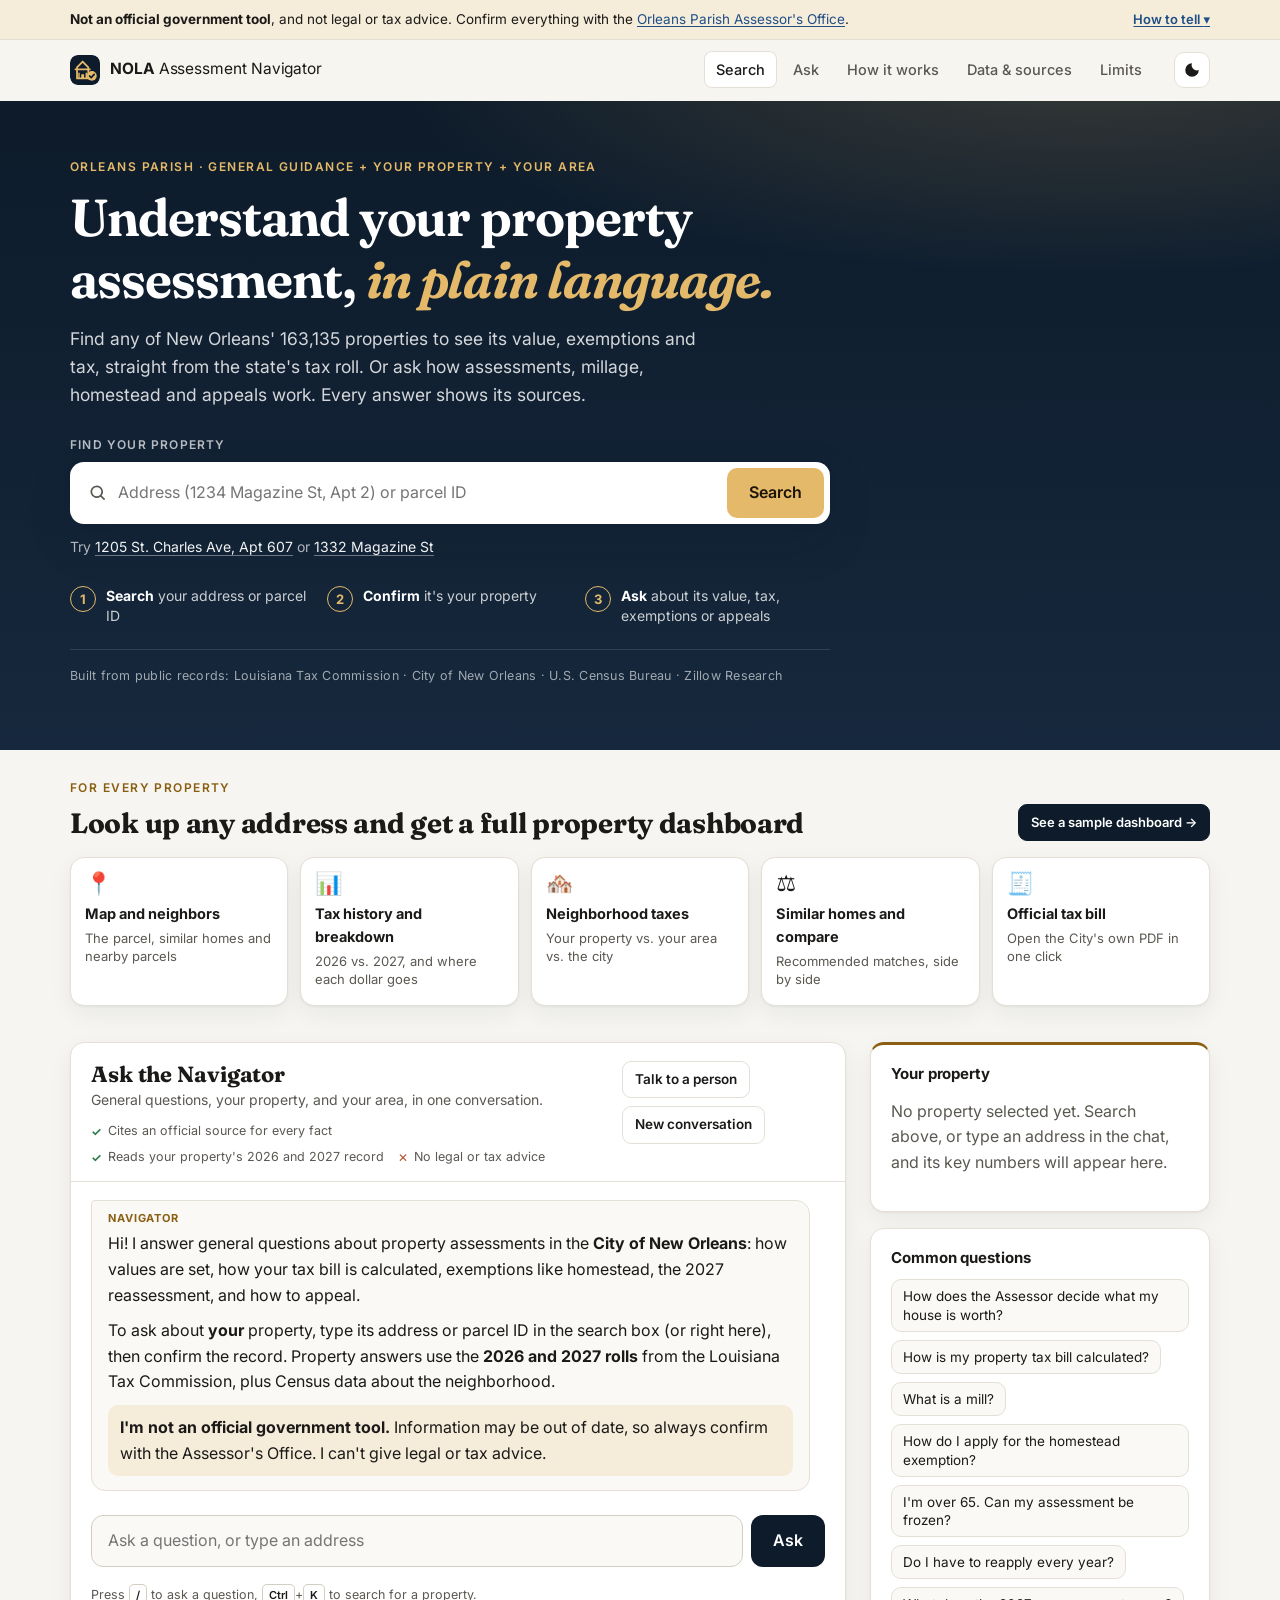
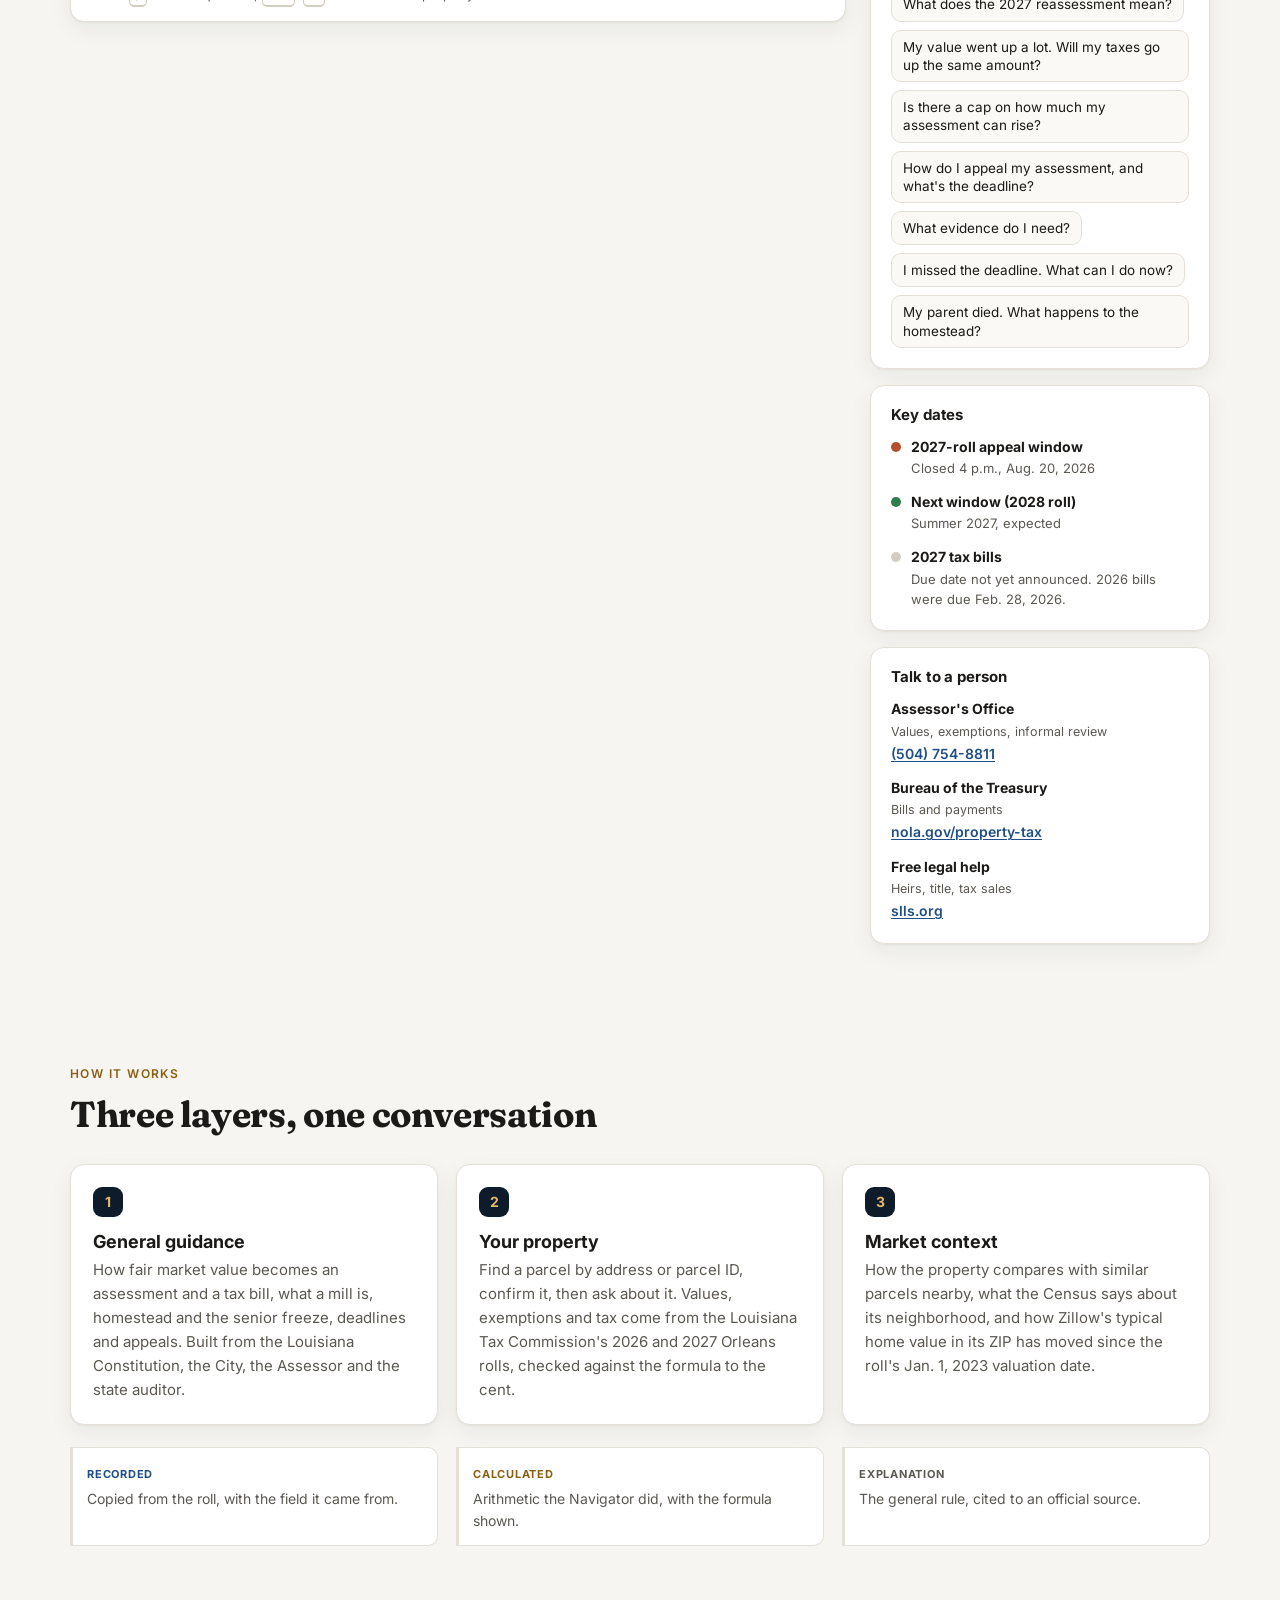
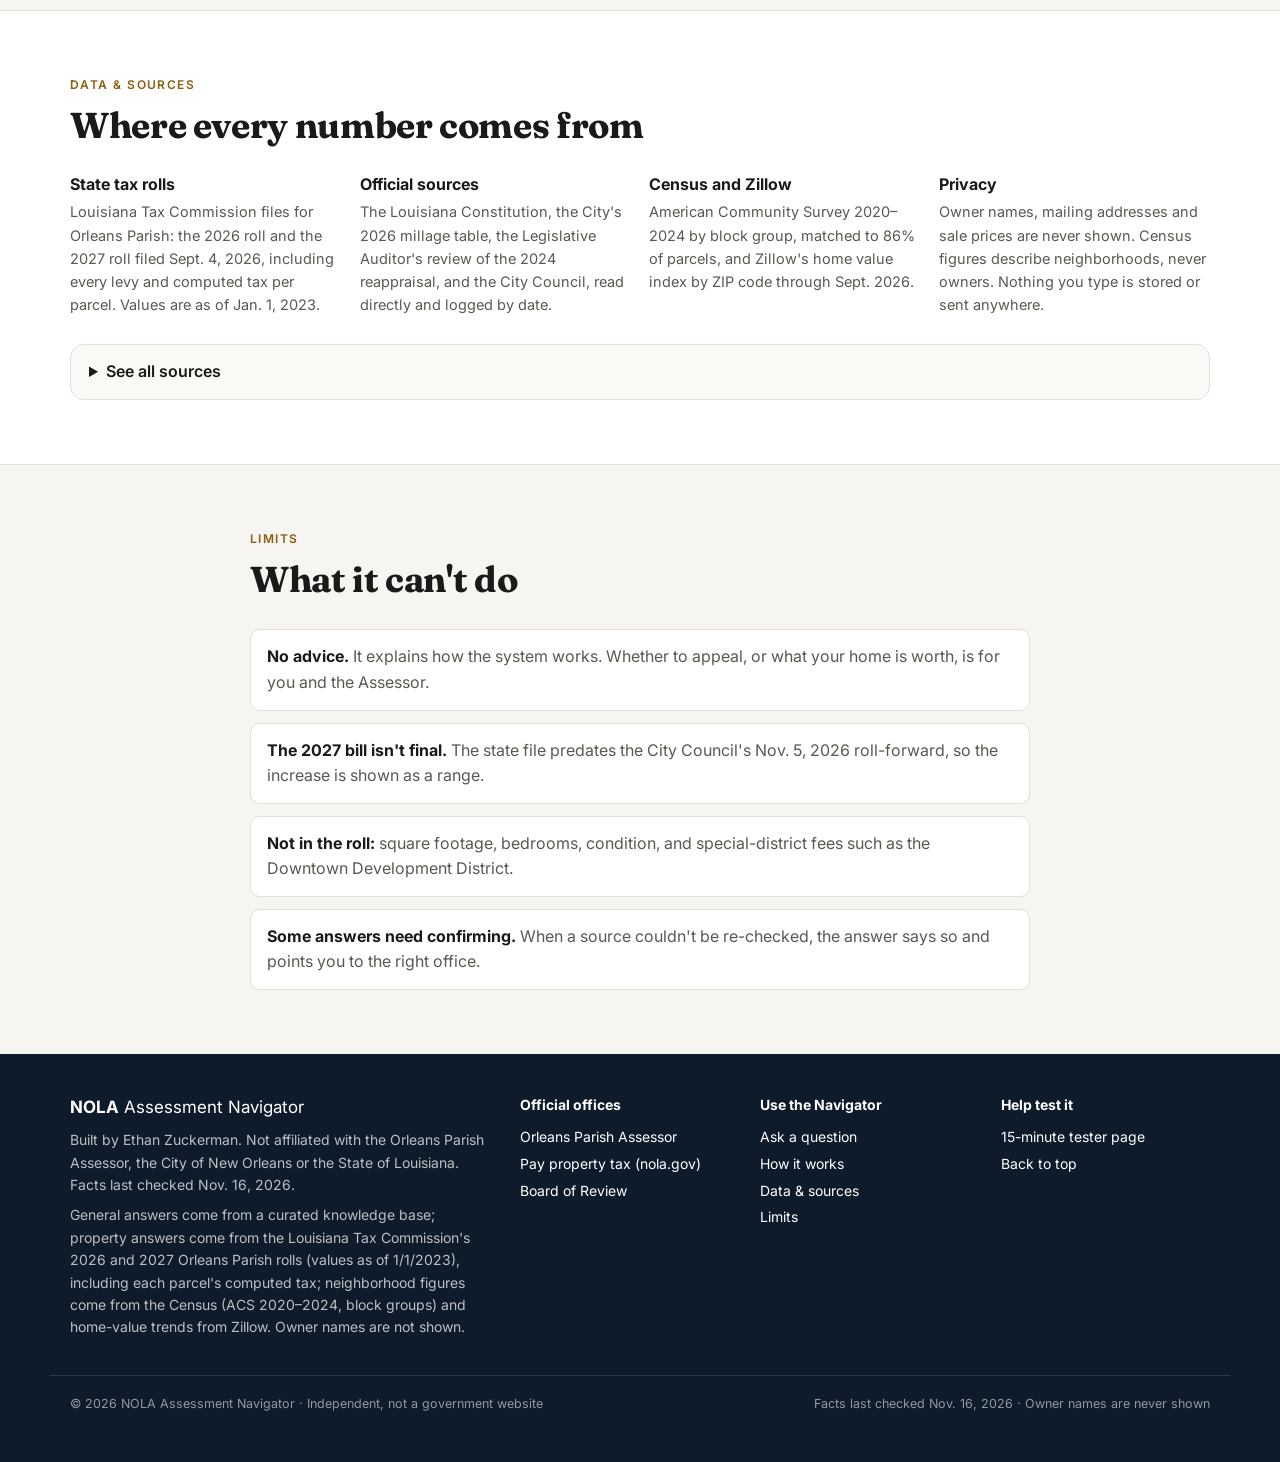
<file: nola-assessment-navigator/index.html>
<!DOCTYPE html>
<html lang="en">
<head>
  <meta charset="UTF-8" />
  <meta name="viewport" content="width=device-width, initial-scale=1.0, viewport-fit=cover" />
  <title>NOLA Assessment Navigator</title>
  <meta name="description" content="Understand your New Orleans property assessment: how values and tax bills work, your property's own record, and how it compares with its area. A source on every answer." />
  <meta name="theme-color" content="#0d1b2a" />
  <meta property="og:title" content="NOLA Assessment Navigator" />
  <meta property="og:description" content="Look up any New Orleans property, see its assessment and tax, and get plain-language answers with sources." />
  <link rel="icon" href="favicon.svg" type="image/svg+xml" />
  <link rel="preconnect" href="https://fonts.googleapis.com" />
  <link rel="preconnect" href="https://fonts.gstatic.com" crossorigin />
  <link rel="preload" as="style" href="https://fonts.googleapis.com/css2?family=Fraunces:opsz,wght@9..144,600;9..144,700&family=Inter:wght@400;500;600;700&display=optional" onload="this.onload=null;this.rel='stylesheet'" />
  <noscript><link rel="stylesheet" href="https://fonts.googleapis.com/css2?family=Fraunces:opsz,wght@9..144,600;9..144,700&family=Inter:wght@400;500;600;700&display=optional" /></noscript>
  <link rel="stylesheet" href="style.css?v=20261118j" />
</head>
<body>
  <a class="skip" href="#q">Skip to the question box</a>

  <section class="banner" aria-label="Disclaimer">
    <div class="wrap banner-row">
      <p><strong>Not an official government tool</strong>, and not legal or tax advice. Confirm everything with the
      <a href="https://www.nolaassessor.com/" target="_blank" rel="noopener">Orleans Parish Assessor's Office</a>.</p>
      <button type="button" class="banner-toggle" aria-expanded="false" aria-controls="banner-more">How to tell <span aria-hidden="true">▾</span></button>
    </div>
    <div class="wrap banner-more" id="banner-more" hidden>
      <div>
        <strong>Official records live on official sites</strong>
        <p>Your official assessment is on the Assessor's site (nolaassessor.com); bills and payments are on nola.gov. This site is independent and only explains them.</p>
      </div>
      <div>
        <strong>Every number shows where it came from</strong>
        <p>Each answer cites its source (S1–S42) and labels figures as recorded in the roll, calculated, or explained. Check any of them with one click.</p>
      </div>
    </div>
  </section>

  <header class="nav" id="top">
    <div class="wrap nav-row">
      <a class="brand" href="#top" aria-label="NOLA Assessment Navigator, home">
        <svg class="logo" viewBox="0 0 32 32" aria-hidden="true"><rect width="32" height="32" rx="8" fill="#0d1b2a"/><path d="M7.5 13.2 13.5 7l6 6.2V25h-12z" fill="none" stroke="#e4b96a" stroke-width="1.9" stroke-linejoin="round"/><path d="M5.8 15.3h15.4" stroke="#e4b96a" stroke-width="1.9" stroke-linecap="round"/><path d="M9.6 25v-6.2M17.4 25v-6.2" stroke="#e4b96a" stroke-width="1.5"/><path d="M12 25v-4.4h3V25" fill="#e4b96a"/><circle cx="23.3" cy="22.3" r="5.2" fill="#e4b96a"/><path d="m20.9 22.4 1.7 1.7 3.2-3.4" fill="none" stroke="#0d1b2a" stroke-width="1.8" stroke-linecap="round" stroke-linejoin="round"/></svg>
        <span><strong>NOLA</strong> Assessment Navigator</span>
      </a>
      <nav class="nav-links" aria-label="Sections">
        <a href="#search">Search</a>
        <a href="#dash" data-dash-link hidden>My property</a>
        <a href="#app">Ask</a>
        <a href="#how">How it works</a>
        <a href="#data">Data &amp; sources</a>
        <a href="#limits">Limits</a>
      </nav>
      <div class="nav-actions">
        <button type="button" class="icon-btn" id="theme" aria-label="Switch between light and dark mode" title="Light / dark">
          <svg viewBox="0 0 24 24" aria-hidden="true"><path d="M12 3a9 9 0 1 0 9 9 7 7 0 0 1-9-9z" fill="currentColor"/></svg>
        </button>
      </div>
    </div>
  </header>

  <main id="main">
  <section class="hero" id="search">
    <div class="wrap hero-grid">
      <div>
        <p class="eyebrow">Orleans Parish · General guidance + your property + your area</p>
        <h1>Understand your property assessment, <em>in plain language.</em></h1>
        <p class="lede">Find any of New Orleans' 163,135 properties to see its value, exemptions and tax, straight from the state's tax roll. Or ask how assessments, millage, homestead and appeals work. Every answer shows its sources.</p>

        <form id="find" class="find" autocomplete="off" role="search">
          <label for="addr">Find your property</label>
          <div class="find-row">
            <svg class="find-icon" viewBox="0 0 24 24" aria-hidden="true"><path d="M10.5 3a7.5 7.5 0 0 1 5.9 12.1l4.2 4.2-1.4 1.4-4.2-4.2A7.5 7.5 0 1 1 10.5 3zm0 2a5.5 5.5 0 1 0 0 11 5.5 5.5 0 0 0 0-11z" fill="currentColor"/></svg>
            <input id="addr" name="addr" type="text" placeholder="Address (1234 Magazine St, Apt 2) or parcel ID" autocomplete="off" list="streets" />
            <datalist id="streets"></datalist>
            <button type="submit">Search</button>
          </div>
          <p class="find-hint">Try <button type="button" class="link-btn" data-try="1205 St. Charles Ave, Apt 607">1205 St. Charles Ave, Apt 607</button> or <button type="button" class="link-btn" data-try="1332 Magazine St">1332 Magazine St</button></p>
        </form>
        <ol class="steps" aria-label="How to use it">
          <li><span>1</span><div><strong>Search</strong> your address or parcel ID</div></li>
          <li><span>2</span><div><strong>Confirm</strong> it's your property</div></li>
          <li><span>3</span><div><strong>Ask</strong> about its value, tax, exemptions or appeals</div></li>
        </ol>
        <p class="built-from">Built from public records: Louisiana Tax Commission · City of New Orleans · U.S. Census Bureau · Zillow Research</p>
      </div>
    </div>
  </section>

  <section class="dash" id="dash" aria-labelledby="dash-addr" hidden>
    <div class="wrap">
      <div class="dash-head">
        <div>
          <p class="eyebrow">Property dashboard</p>
          <h2 id="dash-addr">Your property</h2>
          <p class="dash-meta" id="dash-meta"></p>
        </div>
        <div class="dash-actions">
          <a class="btn" id="dash-bill" href="https://taxbills.nola.gov/" target="_blank" rel="noopener">View official 2026 bill</a>
          <button type="button" class="btn ghost" id="pin-compare" data-dash="pin" aria-pressed="false">Add to comparison</button>
          <a class="btn ghost" href="#app">Ask about this property ↓</a>
        </div>
      </div>

      <nav class="dash-tabs" aria-label="Dashboard sections">
        <a href="#t-map">Map</a><a href="#t-hist">Tax history</a><a href="#t-levy">Where it goes</a><a href="#t-hood">Neighborhood</a><a href="#t-zip">ZIP trend</a><a href="#t-sim">Similar homes</a><a href="#compare">Compare</a>
        <a class="dash-tabs-ask" href="#app">Ask about it ↓</a>
      </nav>

      <div class="dash-grid">
        <section class="tile tile-map" id="t-map" aria-labelledby="map-title">
          <div class="tile-head"><h3 id="map-title">Location and neighbors</h3>
            <ul class="map-legend" id="map-legend"><li><span class="lg lg-this"></span>This property</li><li><span class="lg lg-sim"></span>Similar</li><li><span class="lg lg-other"></span>Other parcels nearby</li></ul></div>
          <div id="map" class="map" role="region" aria-label="Map of the parcel and nearby parcels"></div>
          <p class="chart-note" id="map-note">Parcel positions from the roll's census match. Click a marker to compare it.</p>
        </section>

        <section class="tile" id="t-hist" aria-labelledby="hist-title">
          <div class="tile-head"><h3 id="hist-title">Tax history</h3></div>
          <div id="chart-history"></div>
        </section>

        <section class="tile" id="t-levy" aria-labelledby="levy-title">
          <div class="tile-head"><h3 id="levy-title">Where your 2026 tax goes</h3></div>
          <div id="chart-breakdown"></div>
        </section>

        <section class="tile tile-2" id="t-hood" aria-labelledby="hood-title">
          <div class="tile-head"><h3 id="hood-title">Taxes in this neighborhood</h3></div>
          <div id="chart-hood"></div>
        </section>

        <section class="tile tile-wide" id="t-zip" aria-labelledby="zip-title">
          <div class="tile-head"><h3 id="zip-title">Home values in this ZIP</h3></div>
          <div id="chart-zip"></div>
        </section>

        <section class="tile tile-wide" id="t-sim" aria-labelledby="sim-title">
          <div class="tile-head"><h3 id="sim-title">Similar properties nearby</h3><span class="tile-sub">Recommended for comparison</span></div>
          <div id="similar"></div>
        </section>

        <section class="tile tile-wide" id="compare" aria-labelledby="cmp-title">
          <div class="tile-head"><h3 id="cmp-title">Compare side by side</h3><span class="tile-sub" id="compare-count"></span>
            <button type="button" class="link-plain" data-dash="clear-compare">Clear comparison</button></div>
          <div id="compare-table"></div>
        </section>
      </div>
    </div>
  </section>

  <section class="features" aria-label="What you can see for any property">
    <div class="wrap">
      <div class="features-head">
        <div>
          <p class="eyebrow">For every property</p>
          <h2>Look up any address and get a full property dashboard</h2>
        </div>
        <button type="button" class="btn" id="sample-dash">See a sample dashboard →</button>
      </div>
      <ul class="feature-list">
        <li><button type="button" data-sample="map"><span class="fi" aria-hidden="true">📍</span><strong>Map and neighbors</strong><span>The parcel, similar homes and nearby parcels</span></button></li>
        <li><button type="button" data-sample="hist"><span class="fi" aria-hidden="true">📊</span><strong>Tax history and breakdown</strong><span>2026 vs. 2027, and where each dollar goes</span></button></li>
        <li><button type="button" data-sample="hood"><span class="fi" aria-hidden="true">🏘️</span><strong>Neighborhood taxes</strong><span>Your property vs. your area vs. the city</span></button></li>
        <li><button type="button" data-sample="sim"><span class="fi" aria-hidden="true">⚖️</span><strong>Similar homes and compare</strong><span>Recommended matches, side by side</span></button></li>
        <li><button type="button" data-sample="bill"><span class="fi" aria-hidden="true">🧾</span><strong>Official tax bill</strong><span>Open the City's own PDF in one click</span></button></li>
      </ul>
    </div>
  </section>

  <div class="wrap app" id="app">
    <section class="panel chat" aria-label="Conversation">
      <div class="panel-head">
        <div>
          <h2>Ask the Navigator</h2>
          <p class="sub">General questions, your property, and your area, in one conversation.</p>
          <ul class="scope" aria-label="What the Navigator does">
            <li class="yes">Cites an official source for every fact</li>
            <li class="yes">Reads your property's 2026 and 2027 record</li>
            <li class="no">No legal or tax advice</li>
          </ul>
        </div>
        <div class="head-actions">
          <a class="ghost-btn" href="#people">Talk to a person</a>
          <button type="button" class="ghost-btn" id="new-chat" title="Start a new conversation">New conversation</button>
        </div>
      </div>
      <div id="selected" class="selected" hidden>
        <span class="sel-text"></span>
        <span class="sel-actions"><button type="button" class="sel-dash" data-act="dash">Open dashboard ↑</button><button type="button" id="download-prop">Download summary</button>
        <button type="button" id="clear-prop">Change property</button></span>
      </div>
      <div class="chat-scroll" id="chat-scroll">
        <section id="log" class="log" aria-live="polite"></section>
      </div>
      <button type="button" class="jump" id="jump" hidden>↓ Latest answer</button>
      <form id="ask" class="ask" autocomplete="off">
        <label for="q" class="sr-only">Your question</label>
        <input id="q" name="q" type="text" placeholder="Ask a question, or type an address" />
        <button type="submit" aria-label="Ask">Ask</button>
      </form>
      <div id="ai-bar" class="ai-bar" hidden>
        <label><input type="checkbox" id="ai-on" checked /> AI explanations by Claude</label>
        <span>Checked against the sources; the full answer is always shown.</span>
      </div>
      <p class="kbd-hint">Press <kbd>/</kbd> to ask a question, <kbd>Ctrl</kbd>+<kbd>K</kbd> to search for a property.</p>
    </section>

    <aside class="side" aria-label="Your property and help">
      <section class="panel" id="prop-panel">
        <h2>Your property</h2>
        <div id="prop-empty">
          <p class="muted">No property selected yet. Search above, or type an address in the chat, and its key numbers will appear here.</p>
        </div>
        <div id="prop-body" hidden></div>
      </section>

      <section class="panel">
        <h2>Common questions</h2>
        <div id="chips" class="chips"></div>
      </section>

      <section class="panel">
        <h2>Key dates</h2>
        <ul class="dates">
          <li><span class="dot closed"></span><div><strong>2027-roll appeal window</strong><span>Closed 4 p.m., Aug. 20, 2026</span></div></li>
          <li><span class="dot next"></span><div><strong>Next window (2028 roll)</strong><span>Summer 2027, expected</span></div></li>
          <li><span class="dot"></span><div><strong>2027 tax bills</strong><span>Due date not yet announced. 2026 bills were due Feb. 28, 2026.</span></div></li>
        </ul>
      </section>

      <section class="panel contact-card" id="people">
        <h2>Talk to a person</h2>
        <ul class="people">
          <li><strong>Assessor's Office</strong><span>Values, exemptions, informal review</span><a href="tel:+15047548811">(504) 754-8811</a></li>
          <li><strong>Bureau of the Treasury</strong><span>Bills and payments</span><a href="https://nola.gov/property-tax/" target="_blank" rel="noopener">nola.gov/property-tax</a></li>
          <li><strong>Free legal help</strong><span>Heirs, title, tax sales</span><a href="https://slls.org/" target="_blank" rel="noopener">slls.org</a></li>
        </ul>
      </section>
    </aside>
  </div>

  <section class="section" id="how">
    <div class="wrap">
      <p class="eyebrow">How it works</p>
      <h2 class="section-title">Three layers, one conversation</h2>
      <div class="cards">
        <article class="card">
          <span class="num">1</span>
          <h3>General guidance</h3>
          <p>How fair market value becomes an assessment and a tax bill, what a mill is, homestead and the senior freeze, deadlines and appeals. Built from the Louisiana Constitution, the City, the Assessor and the state auditor.</p>
        </article>
        <article class="card">
          <span class="num">2</span>
          <h3>Your property</h3>
          <p>Find a parcel by address or parcel ID, confirm it, then ask about it. Values, exemptions and tax come from the Louisiana Tax Commission's 2026 and 2027 Orleans rolls, checked against the formula to the cent.</p>
        </article>
        <article class="card">
          <span class="num">3</span>
          <h3>Market context</h3>
          <p>How the property compares with similar parcels nearby, what the Census says about its neighborhood, and how Zillow's typical home value in its ZIP has moved since the roll's Jan. 1, 2023 valuation date.</p>
        </article>
      </div>
      <div class="labels-demo">
        <div class="prov prov-recorded"><span class="prov-tag">Recorded</span><p>Copied from the roll, with the field it came from.</p></div>
        <div class="prov prov-calculated"><span class="prov-tag">Calculated</span><p>Arithmetic the Navigator did, with the formula shown.</p></div>
        <div class="prov prov-explanation"><span class="prov-tag">Explanation</span><p>The general rule, cited to an official source.</p></div>
      </div>
    </div>
  </section>

  <section class="section alt" id="data">
    <div class="wrap">
      <p class="eyebrow">Data &amp; sources</p>
      <h2 class="section-title">Where every number comes from</h2>
      <div class="data-grid">
        <div class="data-item"><h3>State tax rolls</h3><p>Louisiana Tax Commission files for Orleans Parish: the 2026 roll and the 2027 roll filed Sept. 4, 2026, including every levy and computed tax per parcel. Values are as of Jan. 1, 2023.</p></div>
        <div class="data-item"><h3>Official sources</h3><p>The Louisiana Constitution, the City's 2026 millage table, the Legislative Auditor's review of the 2024 reappraisal, and the City Council, read directly and logged by date.</p></div>
        <div class="data-item"><h3>Census and Zillow</h3><p>American Community Survey 2020–2024 by block group, matched to 86% of parcels, and Zillow's home value index by ZIP code through Sept. 2026.</p></div>
        <div class="data-item"><h3>Privacy</h3><p>Owner names, mailing addresses and sale prices are never shown. Census figures describe neighborhoods, never owners. Nothing you type is stored or sent anywhere.</p></div>
      </div>
      <details class="source-list">
        <summary>See all sources</summary>
        <ol id="all-sources"></ol>
      </details>
    </div>
  </section>

  <section class="section" id="limits">
    <div class="wrap narrow">
      <p class="eyebrow">Limits</p>
      <h2 class="section-title">What it can't do</h2>
      <ul class="limits">
        <li><strong>No advice.</strong> It explains how the system works. Whether to appeal, or what your home is worth, is for you and the Assessor.</li>
        <li><strong>The 2027 bill isn't final.</strong> The state file predates the City Council's Nov. 5, 2026 roll-forward, so the increase is shown as a range.</li>
        <li><strong>Not in the roll:</strong> square footage, bedrooms, condition, and special-district fees such as the Downtown Development District.</li>
        <li><strong>Some answers need confirming.</strong> When a source couldn't be re-checked, the answer says so and points you to the right office.</li>
      </ul>
    </div>
  </section>

  </main>

  <footer class="foot">
    <div class="wrap foot-grid foot-grid-4">
      <div>
        <p class="brand-foot"><strong>NOLA</strong> Assessment Navigator</p>
        <p>Built by Ethan Zuckerman. Not affiliated with the Orleans Parish Assessor, the City of New Orleans or the State of Louisiana. Facts last checked Nov. 16, 2026.</p>
        <p>General answers come from a curated knowledge base; property answers come from the Louisiana Tax Commission's 2026 and 2027 Orleans Parish rolls (values as of 1/1/2023), including each parcel's computed tax; neighborhood figures come from the Census (ACS 2020–2024, block groups) and home-value trends from Zillow. Owner names are not shown.</p>
      </div>
      <div>
        <p><strong>Official offices</strong></p>
        <p><a href="https://www.nolaassessor.com/" target="_blank" rel="noopener">Orleans Parish Assessor</a><br /><a href="https://nola.gov/property-tax/" target="_blank" rel="noopener">Pay property tax (nola.gov)</a><br /><a href="https://council.nola.gov/resources/property-tax-assessments-and-appeals/" target="_blank" rel="noopener">Board of Review</a></p>
      </div>
      <div>
        <p><strong>Use the Navigator</strong></p>
        <p><a href="#app">Ask a question</a><br /><a href="#how">How it works</a><br /><a href="#data">Data &amp; sources</a><br /><a href="#limits">Limits</a></p>
      </div>
      <div>
        <p><strong>Help test it</strong></p>
        <p><a href="tester.html">15-minute tester page</a><br /><a href="#top">Back to top</a></p>
      </div>
    </div>
    <div class="wrap foot-bar">
      <span>© 2026 NOLA Assessment Navigator · Independent, not a government website</span>
      <span>Facts last checked Nov. 16, 2026 · Owner names are never shown</span>
    </div>
  </footer>

  <a class="to-top" id="to-top" href="#top" hidden aria-label="Back to top">↑ Top</a>

  <div class="toast" id="toast" role="status" aria-live="polite" hidden></div>

  <script src="kb.js?v=20261118j"></script>
  <script src="address.js?v=20261118j"></script>
  <script src="lookup.js?v=20261118j"></script>
  <script src="property.js?v=20261118j"></script>
  <script src="ai.js?v=20261118j"></script>
  <script src="app.js?v=20261118j"></script>
  <script src="ui.js?v=20261118j"></script>
  <script src="dash.js?v=20261118j"></script>
</body>
</html>
</file>
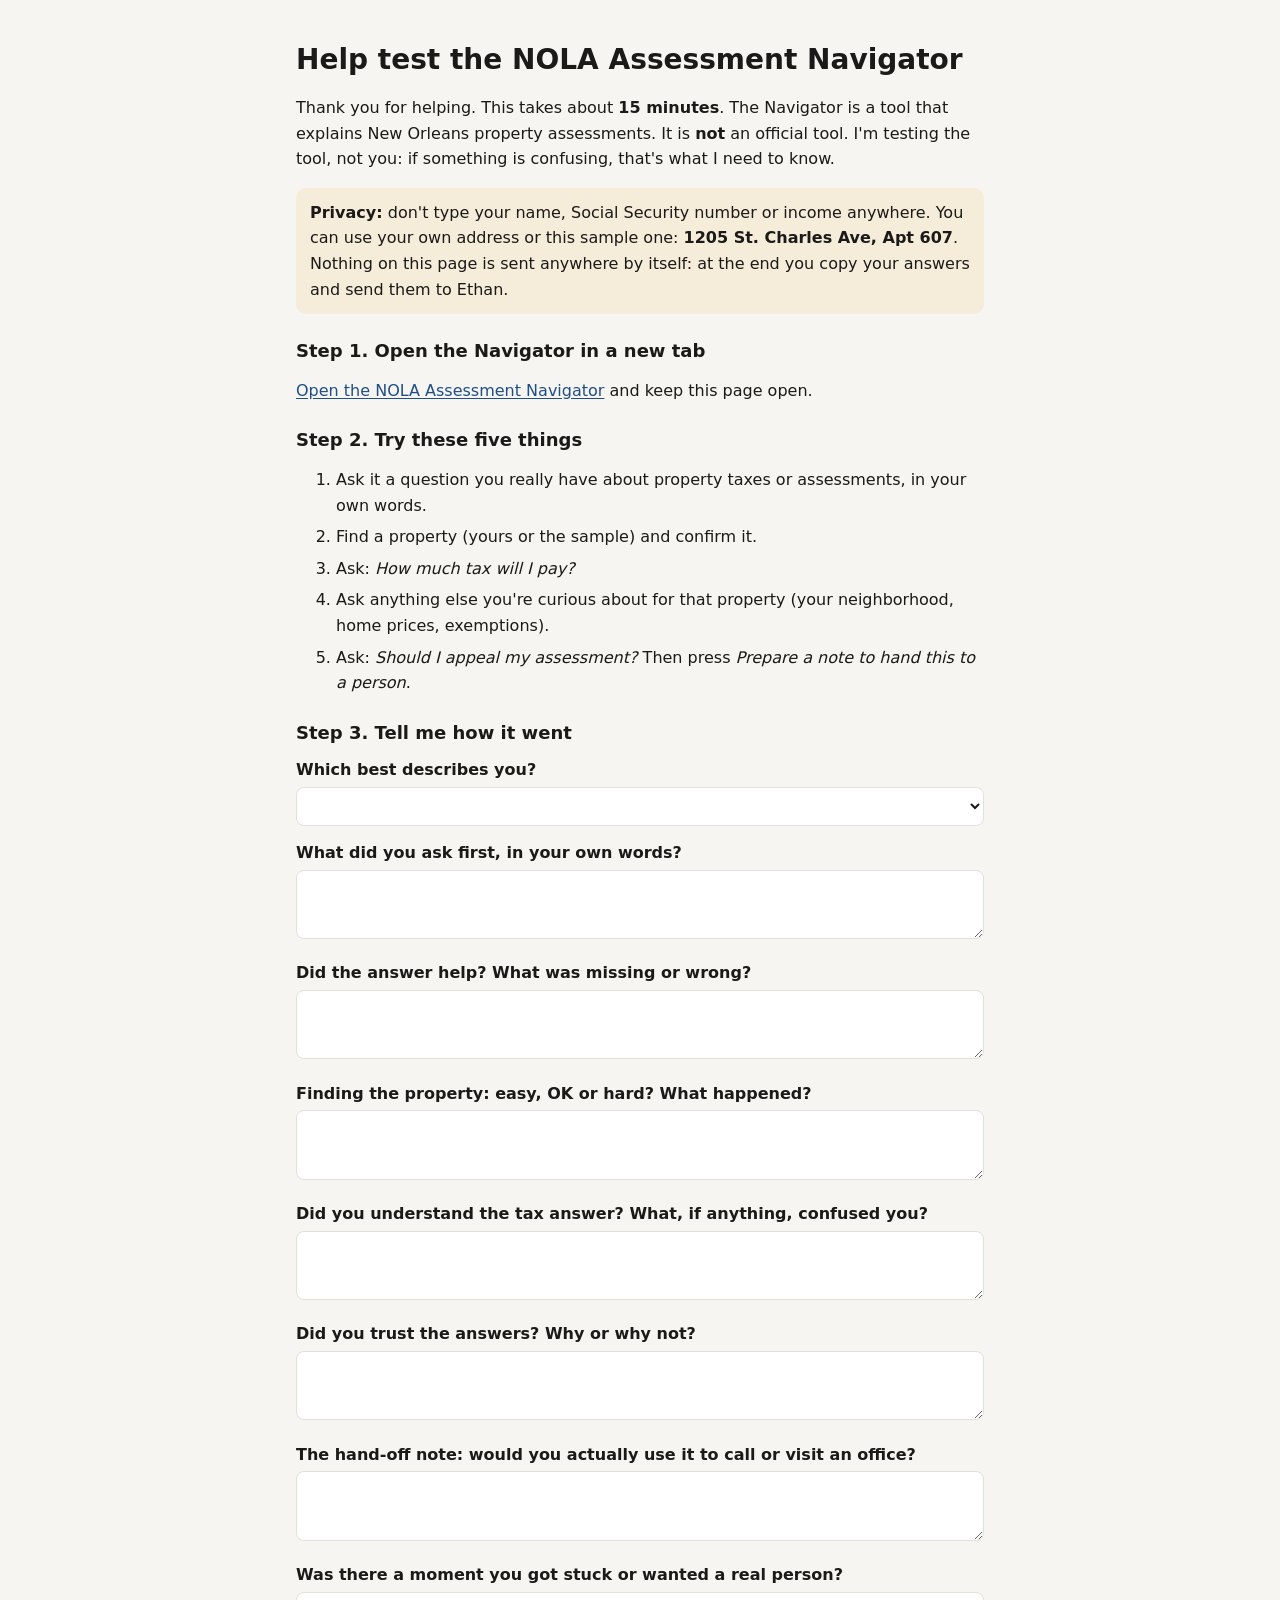
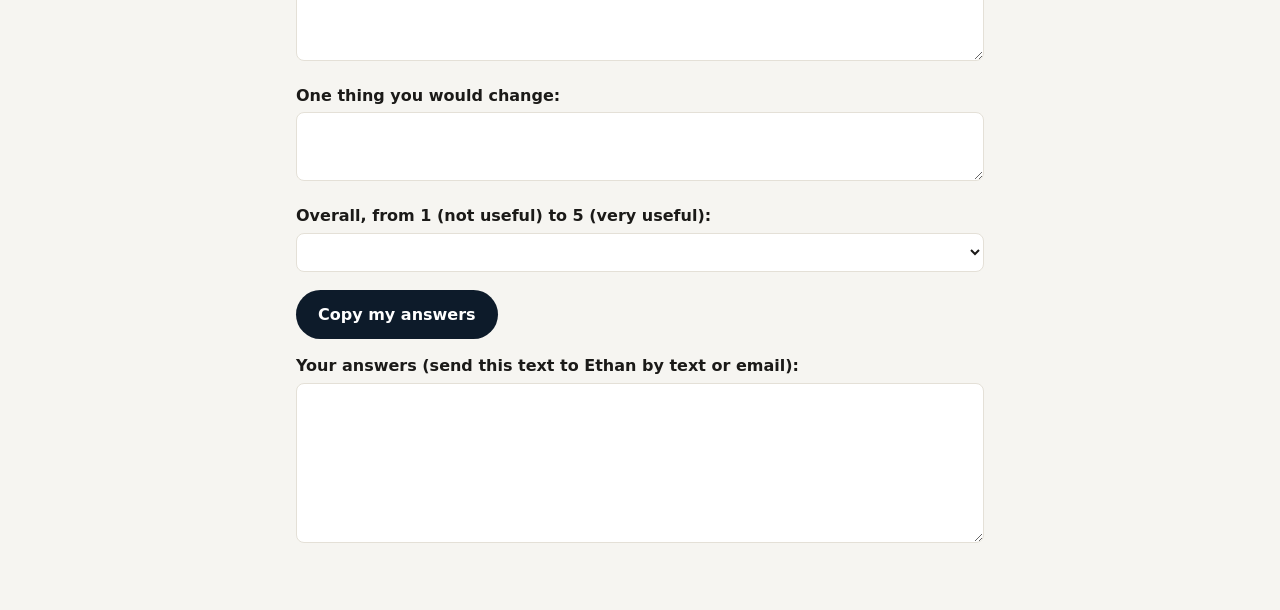
<file: nola-assessment-navigator/tester.html>
<!DOCTYPE html>
<html lang="en">
<head>
  <meta charset="UTF-8" />
  <meta name="viewport" content="width=device-width, initial-scale=1.0" />
  <title>Help test the NOLA Assessment Navigator</title>
  <link rel="stylesheet" href="style.css" />
  <style>
    .t { max-width: 720px; margin: 0 auto; padding: 24px 16px 60px; }
    .t h1 { font-size: 28px; } .t h2 { font-size: 18px; margin: 26px 0 6px; }
    .t ol li, .t ul li { margin-bottom: 6px; }
    .t label { display: block; font-weight: 600; margin: 14px 0 4px; }
    .t textarea, .t input[type=text], .t select { width: 100%; font: inherit; color: var(--ink); background: var(--surface); border: 1px solid var(--line); border-radius: 8px; padding: 8px 10px; }
    .t textarea { min-height: 64px; resize: vertical; }
    .t .go { font: inherit; font-weight: 600; border: 0; border-radius: 999px; padding: 12px 22px; background: var(--navy); color: var(--on-navy); cursor: pointer; margin-top: 18px; }
    .t .note { font-size: 14px; color: var(--muted); }
    .t .box { background: var(--gold-soft); border-radius: 10px; padding: 12px 14px; }
  </style>
</head>
<body>
<main class="t">
  <h1>Help test the NOLA Assessment Navigator</h1>
  <p>Thank you for helping. This takes about <strong>15 minutes</strong>. The Navigator is a tool that explains New Orleans property assessments. It is <strong>not</strong> an official tool. I'm testing the tool, not you: if something is confusing, that's what I need to know.</p>
  <p class="box"><strong>Privacy:</strong> don't type your name, Social Security number or income anywhere. You can use your own address or this sample one: <strong>1205 St. Charles Ave, Apt 607</strong>. Nothing on this page is sent anywhere by itself: at the end you copy your answers and send them to Ethan.</p>

  <h2>Step 1. Open the Navigator in a new tab</h2>
  <p><a href="index.html" target="_blank" rel="noopener">Open the NOLA Assessment Navigator</a> and keep this page open.</p>

  <h2>Step 2. Try these five things</h2>
  <ol>
    <li>Ask it a question you really have about property taxes or assessments, in your own words.</li>
    <li>Find a property (yours or the sample) and confirm it.</li>
    <li>Ask: <em>How much tax will I pay?</em></li>
    <li>Ask anything else you're curious about for that property (your neighborhood, home prices, exemptions).</li>
    <li>Ask: <em>Should I appeal my assessment?</em> Then press <em>Prepare a note to hand this to a person</em>.</li>
  </ol>

  <h2>Step 3. Tell me how it went</h2>
  <form id="f">
    <label for="who">Which best describes you?</label>
    <select id="who"><option></option><option>Homeowner in New Orleans</option><option>Landlord or owner of rental property</option><option>Renter</option><option>Housing counselor, real estate or legal professional</option><option>Family member helping an owner</option><option>Other</option></select>
    <label for="q1">What did you ask first, in your own words?</label><textarea id="q1"></textarea>
    <label for="a1">Did the answer help? What was missing or wrong?</label><textarea id="a1"></textarea>
    <label for="find">Finding the property: easy, OK or hard? What happened?</label><textarea id="find"></textarea>
    <label for="tax">Did you understand the tax answer? What, if anything, confused you?</label><textarea id="tax"></textarea>
    <label for="trust">Did you trust the answers? Why or why not?</label><textarea id="trust"></textarea>
    <label for="hand">The hand-off note: would you actually use it to call or visit an office?</label><textarea id="hand"></textarea>
    <label for="stuck">Was there a moment you got stuck or wanted a real person?</label><textarea id="stuck"></textarea>
    <label for="change">One thing you would change:</label><textarea id="change"></textarea>
    <label for="score">Overall, from 1 (not useful) to 5 (very useful):</label>
    <select id="score"><option></option><option>1</option><option>2</option><option>3</option><option>4</option><option>5</option></select>
    <button type="button" class="go" id="copy">Copy my answers</button>
    <p class="note" id="status" role="status"></p>
  </form>
  <label for="out">Your answers (send this text to Ethan by text or email):</label>
  <textarea id="out" readonly style="min-height:160px"></textarea>
</main>
<script>
  const ids = ["who", "q1", "a1", "find", "tax", "trust", "hand", "stuck", "change", "score"];
  const labels = { who: "Tester type", q1: "First question", a1: "Did it help / what was missing", find: "Finding the property", tax: "Tax answer", trust: "Trust", hand: "Hand-off note", stuck: "Got stuck / wanted a person", change: "One change", score: "Overall (1-5)" };
  document.getElementById("copy").addEventListener("click", () => {
    const text = "NOLA Assessment Navigator: tester feedback, " + new Date().toLocaleDateString("en-US") + "\n" +
      ids.map(i => labels[i] + ": " + (document.getElementById(i).value || "(blank)")).join("\n");
    const out = document.getElementById("out"), status = document.getElementById("status");
    out.value = text; out.select();
    const done = ok => { status.textContent = ok ? "Copied. Paste it into a text or email to Ethan." : "Select the text in the box below and copy it."; };
    if (navigator.clipboard && navigator.clipboard.writeText) navigator.clipboard.writeText(text).then(() => done(true), () => done(false));
    else done(false);
  });
</script>
</body>
</html>
</file>
<file: nola-assessment-navigator/style.css>
/* NOLA Assessment Navigator: site styles.
   Layout: slim disclosure bar, sticky nav, search-first hero, then the app (conversation + side panels),
   then How it works / Data / Limits / footer. Palette: navy + gold, with light and dark tokens. */

:root {
  --bg: #f6f5f1;
  --surface: #ffffff;
  --surface-2: #faf9f6;
  --ink: #1b1a18;
  --muted: #5b5852;
  --line: #e4e0d7;
  --line-strong: #d3cec2;
  --navy: #0d1b2a;
  --navy-2: #16283d;
  --on-navy: #ffffff;
  --gold: #8a5f12;
  --gold-bright: #e4b96a;
  --gold-soft: #f5ecda;
  --user: #16283d;
  --on-user: #ffffff;
  --link: #1f4f86;
  --ok: #2f7d4f;
  --warn: #b5502e;
  --font-display: 'Fraunces', 'Playfair Display', Georgia, serif;
  --font-body: 'Inter', system-ui, -apple-system, 'Segoe UI', sans-serif;
  --radius: 14px;
  --radius-sm: 10px;
  --shadow: 0 1px 2px rgba(13, 27, 42, .05), 0 8px 24px rgba(13, 27, 42, .06);
  --shadow-lg: 0 2px 6px rgba(13, 27, 42, .06), 0 18px 48px rgba(13, 27, 42, .12);
  color-scheme: light;
}
@media (prefers-color-scheme: dark) {
  :root:not([data-theme="light"]) {
    --bg: #0c131c; --surface: #131d2a; --surface-2: #172333; --ink: #ebe8e2; --muted: #a7a297; --line: #253244;
    --line-strong: #31415a; --navy: #08111b; --navy-2: #102033; --gold: #e4b96a; --gold-soft: #2a2414;
    --user: #24406a; --link: #8fbaf0; --ok: #6cc292; --warn: #ef8f6c;
    --shadow: 0 1px 2px rgba(0, 0, 0, .3), 0 8px 24px rgba(0, 0, 0, .25);
    --shadow-lg: 0 2px 6px rgba(0, 0, 0, .3), 0 18px 48px rgba(0, 0, 0, .35);
    color-scheme: dark;
  }
}
:root[data-theme="dark"] {
  --bg: #0c131c; --surface: #131d2a; --surface-2: #172333; --ink: #ebe8e2; --muted: #a7a297; --line: #253244;
  --line-strong: #31415a; --navy: #08111b; --navy-2: #102033; --gold: #e4b96a; --gold-soft: #2a2414;
  --user: #24406a; --link: #8fbaf0; --ok: #6cc292; --warn: #ef8f6c;
  --shadow: 0 1px 2px rgba(0, 0, 0, .3), 0 8px 24px rgba(0, 0, 0, .25);
  --shadow-lg: 0 2px 6px rgba(0, 0, 0, .3), 0 18px 48px rgba(0, 0, 0, .35);
  color-scheme: dark;
}

/* ---------- Base ---------- */
*, *::before, *::after { box-sizing: border-box; }
html { scroll-behavior: smooth; scroll-padding-top: 84px; }
body {
  margin: 0; background: var(--bg); color: var(--ink);
  font-family: var(--font-body); font-size: 16px; line-height: 1.6;
  -webkit-font-smoothing: antialiased; text-rendering: optimizeLegibility;
}
a { color: var(--link); text-underline-offset: 2px; }
a:hover { text-decoration-thickness: 2px; }
h1, h2, h3 { line-height: 1.2; }
.wrap {
  max-width: 1180px; margin: 0 auto;
  padding-left: max(20px, env(safe-area-inset-left, 0px));
  padding-right: max(20px, env(safe-area-inset-right, 0px));
}
.narrow { max-width: 820px; }
.sr-only { position: absolute; width: 1px; height: 1px; overflow: hidden; clip: rect(0 0 0 0); white-space: nowrap; }
.skip { position: absolute; left: -9999px; top: 8px; z-index: 50; background: var(--surface); color: var(--ink); padding: 8px 12px; border-radius: 8px; box-shadow: var(--shadow); }
.skip:focus { left: 12px; }
:focus-visible { outline: 2px solid var(--gold); outline-offset: 2px; }
.muted { color: var(--muted); }
kbd { font: 600 11px/1 var(--font-body); padding: 3px 6px; border: 1px solid var(--line-strong); border-bottom-width: 2px; border-radius: 5px; background: var(--surface); color: var(--ink); }

/* ---------- Disclosure bar ---------- */
.banner {
  background: var(--gold-soft); color: var(--ink); border-bottom: 1px solid var(--line);
  font-size: 13.5px; text-align: center; padding-block: 7px;
  padding-left: max(16px, env(safe-area-inset-left, 0px)); padding-right: max(16px, env(safe-area-inset-right, 0px));
}

/* ---------- Navigation ---------- */
.nav { position: sticky; top: 0; z-index: 20; background: color-mix(in srgb, var(--bg) 88%, transparent); backdrop-filter: saturate(1.4) blur(10px); -webkit-backdrop-filter: saturate(1.4) blur(10px); border-bottom: 1px solid transparent; transition: border-color .2s, box-shadow .2s; }
.nav.scrolled { border-bottom-color: var(--line); box-shadow: 0 4px 18px rgba(13, 27, 42, .05); }
.nav-row { display: flex; align-items: center; gap: 20px; min-height: 60px; }
.brand { display: inline-flex; align-items: center; gap: 10px; color: var(--ink); text-decoration: none; font-size: 15.5px; letter-spacing: -.005em; }
.brand strong { font-weight: 700; }
.logo { width: 30px; height: 30px; flex: none; border-radius: 8px; }
.nav-links { display: flex; gap: 4px; margin-left: auto; }
.nav-links a { color: var(--muted); text-decoration: none; font-size: 14.5px; font-weight: 500; padding: 7px 12px; border-radius: 8px; }
.nav-links a:hover { color: var(--ink); background: var(--surface); }
.nav-links a.active { color: var(--ink); background: var(--surface); box-shadow: inset 0 0 0 1px var(--line); }
.nav-actions { display: flex; align-items: center; gap: 10px; }
.pill { font-size: 11px; font-weight: 700; letter-spacing: .08em; text-transform: uppercase; color: var(--gold); border: 1px solid color-mix(in srgb, var(--gold) 45%, transparent); padding: 3px 9px; border-radius: 999px; }
.icon-btn { width: 36px; height: 36px; display: inline-grid; place-items: center; border-radius: 10px; border: 1px solid var(--line); background: var(--surface); color: var(--ink); cursor: pointer; }
.icon-btn svg { width: 18px; height: 18px; }
.icon-btn:hover { border-color: var(--line-strong); }

/* ---------- Hero ---------- */
.hero { background: radial-gradient(1200px 400px at 85% -10%, rgba(228, 185, 106, .22), transparent 60%), linear-gradient(180deg, var(--navy) 0%, var(--navy-2) 100%); color: var(--on-navy); padding-block: 56px 64px; }
.hero-grid { display: grid; grid-template-columns: minmax(0, 1fr); }
.hero-grid > div { max-width: 760px; }
.eyebrow { margin: 0 0 10px; font-size: 12px; font-weight: 600; letter-spacing: .12em; text-transform: uppercase; color: var(--gold); }
.hero .eyebrow { color: var(--gold-bright); }
.hero h1 { font-family: var(--font-display); font-weight: 700; font-size: clamp(32px, 4.6vw, 52px); letter-spacing: -.015em; margin: 0 0 14px; text-wrap: balance; }
.hero h1 em { font-style: italic; color: var(--gold-bright); }
.lede { margin: 0 0 26px; font-size: 17.5px; line-height: 1.6; color: rgba(255, 255, 255, .82); max-width: 58ch; }

.find { display: flex; flex-direction: column; gap: 8px; }
.find label { font-size: 12px; font-weight: 600; letter-spacing: .1em; text-transform: uppercase; color: rgba(255, 255, 255, .7); }
.find-row { position: relative; display: flex; gap: 8px; background: var(--surface); border-radius: 14px; padding: 6px; box-shadow: var(--shadow-lg); }
.find-icon { position: absolute; left: 18px; top: 50%; width: 20px; height: 20px; transform: translateY(-50%); color: var(--muted); pointer-events: none; }
.find input { flex: 1; min-width: 0; font: inherit; font-size: 16px; color: var(--ink); background: transparent; border: 0; padding: 12px 12px 12px 42px; border-radius: 10px; }
.find input:focus { outline: none; }
.find-row:focus-within { box-shadow: var(--shadow-lg), 0 0 0 3px rgba(228, 185, 106, .55); }
.find button[type="submit"] { font: inherit; font-weight: 600; border: 0; border-radius: 10px; padding: 12px 22px; background: var(--gold-bright); color: #1b1407; cursor: pointer; }
.find button[type="submit"]:hover { filter: brightness(1.05); }
.find-hint { margin: 4px 0 0; font-size: 14px; color: rgba(255, 255, 255, .7); }
.link-btn { font: inherit; background: none; border: 0; padding: 0; color: #fff; text-decoration: underline; text-underline-offset: 3px; text-decoration-color: rgba(255, 255, 255, .4); cursor: pointer; }
.link-btn:hover { text-decoration-color: var(--gold-bright); }

.stats { list-style: none; margin: 0; padding: 0; display: grid; grid-template-columns: 1fr 1fr; gap: 12px; }
.stats li { background: rgba(255, 255, 255, .06); border: 1px solid rgba(255, 255, 255, .12); border-radius: var(--radius); padding: 18px 18px 16px; }
.stats strong { display: block; font-family: var(--font-display); font-size: 28px; font-weight: 700; letter-spacing: -.01em; color: #fff; }
.stats span { display: block; margin-top: 4px; font-size: 13.5px; line-height: 1.4; color: rgba(255, 255, 255, .72); }

/* ---------- App ---------- */
.app { display: grid; grid-template-columns: minmax(0, 1fr) 340px; gap: 24px; align-items: start; padding-block: 32px 56px; }
.panel { background: var(--surface); border: 1px solid var(--line); border-radius: var(--radius); box-shadow: var(--shadow); padding: 20px; }
.panel h2 { font-size: 15px; font-weight: 700; margin: 0 0 12px; letter-spacing: -.005em; }
.chat { display: flex; flex-direction: column; gap: 14px; padding: 0; overflow: clip; position: relative; }
.panel-head { display: flex; align-items: flex-start; justify-content: space-between; gap: 16px; padding: 18px 20px 14px; border-bottom: 1px solid var(--line); }
.panel-head h2 { font-family: var(--font-display); font-size: 22px; margin: 0; }
.panel-head .sub { margin: 2px 0 0; font-size: 14px; color: var(--muted); }
.ghost-btn { font: inherit; font-size: 13.5px; font-weight: 600; white-space: nowrap; border: 1px solid var(--line); background: var(--surface); color: var(--ink); border-radius: 9px; padding: 7px 12px; cursor: pointer; }
.ghost-btn:hover { border-color: var(--line-strong); background: var(--surface-2); }
.chat-scroll { padding: 4px 20px 0; }
.log { display: flex; flex-direction: column; gap: 14px; }
.chat > .ask, .chat > .ai-bar, .chat > .kbd-hint, .chat > .selected { margin-inline: 20px; }
.kbd-hint { margin-top: -6px !important; margin-bottom: 16px !important; font-size: 12.5px; color: var(--muted); }

.side { display: flex; flex-direction: column; gap: 16px; position: sticky; top: 76px; }

/* ---------- Messages ---------- */
.msg { border-radius: var(--radius); padding: 14px 16px; min-width: 0; overflow-wrap: anywhere; animation: rise .22s ease-out both; }
@keyframes rise { from { opacity: 0; transform: translateY(6px); } to { opacity: 1; transform: none; } }
@media (prefers-reduced-motion: reduce) { .msg { animation: none; } html { scroll-behavior: auto; } }
.msg p { margin: 0 0 10px; }
.msg p:last-child { margin-bottom: 0; }
.msg.user { align-self: flex-end; max-width: 82%; background: var(--user); color: var(--on-user); border-bottom-right-radius: 4px; padding: 10px 14px; }
.msg.bot { position: relative; background: var(--surface-2); border: 1px solid var(--line); border-top-left-radius: 4px; padding-top: 30px; }
.msg.bot::before { content: "Navigator"; position: absolute; top: 9px; left: 16px; font-size: 11px; font-weight: 700; letter-spacing: .08em; text-transform: uppercase; color: var(--gold); }
.msg h3 { font-size: 17px; margin: 0 0 8px; }
.msg ul, .msg ol { margin: 0 0 10px; padding-left: 22px; }
.msg li { margin-bottom: 4px; }
.msg table { border-collapse: collapse; width: 100%; font-size: 14px; margin: 6px 0 10px; display: block; overflow-x: auto; font-variant-numeric: tabular-nums; }
.msg th, .msg td { border-bottom: 1px solid var(--line); padding: 6px 8px; text-align: left; vertical-align: top; }
.msg th { color: var(--muted); font-weight: 600; }
.disclose { background: var(--gold-soft); border-radius: 10px; padding: 10px 12px; }
.bridge { color: var(--muted); font-size: 14px; }
.msg-actions { display: flex; gap: 6px; margin-top: 12px; padding-top: 10px; border-top: 1px dashed var(--line); }
.msg-actions button { font: inherit; font-size: 12.5px; font-weight: 600; color: var(--muted); background: transparent; border: 1px solid var(--line); border-radius: 8px; padding: 4px 10px; cursor: pointer; }
.msg-actions button:hover { color: var(--ink); border-color: var(--line-strong); background: var(--surface); }

a.cite { font-size: 11.5px; font-weight: 600; text-decoration: none; margin-left: 2px; vertical-align: super; line-height: 0; }
a.cite:hover, a.cite:focus { text-decoration: underline; }
.sources { margin-top: 12px; border-top: 1px solid var(--line); padding-top: 10px; font-size: 13px; }
.sources summary { cursor: pointer; font-weight: 600; color: var(--muted); text-transform: uppercase; letter-spacing: .06em; font-size: 11.5px; }
.sources ol { list-style: none; padding: 0; margin: 8px 0 0; display: flex; flex-direction: column; gap: 4px; }
.sid { display: inline-block; min-width: 34px; font-weight: 700; color: var(--gold); font-variant-numeric: tabular-nums; }
.secondary { font-size: 10.5px; font-weight: 600; border: 1px solid var(--line-strong); border-radius: 4px; padding: 0 5px; color: var(--muted); }
.contacts { margin-top: 12px; padding: 12px 14px; border-radius: 10px; background: var(--surface); border: 1px dashed var(--line-strong); font-size: 14px; }
.contacts ul { margin: 6px 0 0; }
.tel { font-weight: 600; white-space: nowrap; }

/* ---------- Ask bar ---------- */
.ask { display: flex; gap: 8px; position: sticky; bottom: 0; z-index: 2; background: var(--surface); padding-block: 10px max(10px, env(safe-area-inset-bottom, 0px)); }
.ask input { flex: 1; min-width: 0; font: inherit; color: var(--ink); background: var(--surface-2); border: 1px solid var(--line-strong); border-radius: 12px; padding: 12px 16px; transition: border-color .15s, box-shadow .15s; }
.ask input:focus { outline: none; border-color: var(--gold); box-shadow: 0 0 0 3px color-mix(in srgb, var(--gold) 25%, transparent); }
.ask button { font: inherit; font-weight: 600; border: 0; border-radius: 12px; padding: 12px 22px; background: var(--navy); color: var(--on-navy); cursor: pointer; }
:root[data-theme="dark"] .ask button { background: var(--gold); color: #1b1407; }
@media (prefers-color-scheme: dark) { :root:not([data-theme="light"]) .ask button { background: var(--gold); color: #1b1407; } }
.ask button:hover { filter: brightness(1.12); }
.jump { position: absolute; right: 24px; bottom: 120px; z-index: 3; font: inherit; font-size: 13px; font-weight: 600; border: 1px solid var(--line-strong); background: var(--surface); color: var(--ink); border-radius: 999px; padding: 6px 14px; box-shadow: var(--shadow); cursor: pointer; }
.jump[hidden] { display: none; }

/* ---------- Side panels ---------- */
.chips { display: flex; flex-wrap: wrap; gap: 8px; }
.chip { font: inherit; font-size: 13.5px; line-height: 1.35; color: var(--ink); background: var(--surface-2); border: 1px solid var(--line); border-radius: 10px; padding: 7px 11px; cursor: pointer; text-align: left; transition: border-color .15s, background .15s; }
.chip:hover { border-color: var(--gold); background: var(--surface); }
.label { margin: 0 0 8px; font-size: 12px; letter-spacing: .08em; text-transform: uppercase; color: var(--muted); }

#prop-panel { border-top: 3px solid var(--gold); }
.prop-addr { margin: 0; font-weight: 700; font-size: 16px; }
.prop-meta { margin: 2px 0 12px; font-size: 12.5px; color: var(--muted); }
.metrics { display: grid; grid-template-columns: 1fr 1fr; gap: 8px; }
.metric { background: var(--surface-2); border: 1px solid var(--line); border-radius: 10px; padding: 9px 11px; }
.metric span { display: block; font-size: 11.5px; color: var(--muted); }
.metric strong { display: block; font-size: 17px; font-variant-numeric: tabular-nums; letter-spacing: -.01em; }
.metric em { display: block; font-style: normal; font-size: 11px; color: var(--muted); line-height: 1.3; }
.prop-actions { display: flex; flex-wrap: wrap; gap: 6px; margin-top: 12px; }
.btn { font: inherit; font-size: 13px; font-weight: 600; border: 1px solid var(--navy); background: var(--navy); color: var(--on-navy); border-radius: 9px; padding: 7px 12px; cursor: pointer; }
.btn.ghost { background: var(--surface); color: var(--ink); border-color: var(--line-strong); }
.btn:hover { filter: brightness(1.1); }
.fine { margin: 10px 0 0; font-size: 11.5px; color: var(--muted); line-height: 1.45; }

.dates { list-style: none; margin: 0; padding: 0; display: flex; flex-direction: column; gap: 12px; }
.dates li { display: flex; gap: 10px; align-items: flex-start; }
.dates strong { display: block; font-size: 14px; }
.dates span:not(.dot) { display: block; font-size: 13px; color: var(--muted); }
.dot { flex: none; width: 10px; height: 10px; margin-top: 6px; border-radius: 50%; background: var(--line-strong); }
.dot.closed { background: var(--warn); }
.dot.next { background: var(--ok); }
.people { list-style: none; margin: 0; padding: 0; display: flex; flex-direction: column; gap: 12px; }
.people li { display: grid; gap: 1px; }
.people strong { font-size: 14px; }
.people span { font-size: 12.5px; color: var(--muted); }
.people a { font-size: 14px; font-weight: 600; }

/* ---------- Sections ---------- */
.section { padding-block: 64px; }
.section.alt { background: var(--surface); border-block: 1px solid var(--line); }
.section-title { font-family: var(--font-display); font-size: clamp(26px, 3.4vw, 36px); margin: 0 0 28px; letter-spacing: -.01em; }
.cards { display: grid; grid-template-columns: repeat(3, minmax(0, 1fr)); gap: 18px; }
.card { background: var(--surface); border: 1px solid var(--line); border-radius: var(--radius); padding: 22px; box-shadow: var(--shadow); }
.card .num { display: inline-grid; place-items: center; width: 30px; height: 30px; border-radius: 9px; background: var(--navy); color: var(--gold-bright); font-weight: 700; font-size: 14px; }
.card h3 { margin: 14px 0 6px; font-size: 18px; }
.card p { margin: 0; color: var(--muted); font-size: 15px; }
.labels-demo { display: grid; grid-template-columns: repeat(3, minmax(0, 1fr)); gap: 18px; margin-top: 22px; }
.labels-demo .prov { background: var(--surface); border-radius: 0 10px 10px 0; padding: 12px 14px; margin: 0; border: 1px solid var(--line); border-left-width: 3px; }
.labels-demo .prov p { margin: 0; font-size: 14px; color: var(--muted); }
.data-grid { display: grid; grid-template-columns: repeat(4, minmax(0, 1fr)); gap: 18px; }
.data-item h3 { font-size: 16px; margin: 0 0 6px; }
.data-item p { margin: 0; font-size: 14.5px; color: var(--muted); }
.source-list { margin-top: 28px; border: 1px solid var(--line); border-radius: var(--radius); padding: 14px 18px; background: var(--surface-2); }
.source-list summary { cursor: pointer; font-weight: 600; }
.source-list ol { list-style: none; padding: 0; margin: 12px 0 0; columns: 2; column-gap: 28px; font-size: 13.5px; }
.source-list li { break-inside: avoid; margin-bottom: 6px; }
.limits { list-style: none; margin: 0; padding: 0; display: grid; gap: 12px; }
.limits li { background: var(--surface); border: 1px solid var(--line); border-radius: var(--radius-sm); padding: 14px 16px; color: var(--muted); }
.limits strong { color: var(--ink); }

.foot { background: var(--navy); color: rgba(255, 255, 255, .72); font-size: 14px; padding-block: 40px 48px; }
.foot a { color: #fff; }
.foot strong { color: #fff; }
.foot-grid { display: grid; grid-template-columns: 2fr 1fr 1fr; gap: 32px; }
.foot p { margin: 0 0 8px; }
.brand-foot { font-size: 17px; color: #fff; }

.toast { position: fixed; left: 50%; bottom: 24px; transform: translate(-50%, 16px); opacity: 0; z-index: 60; background: var(--navy); color: #fff; font-size: 14px; font-weight: 600; padding: 10px 18px; border-radius: 999px; box-shadow: var(--shadow-lg); transition: opacity .2s, transform .2s; }
.toast.show { opacity: 1; transform: translate(-50%, 0); }

/* ---------- Property lookup and answers (Layer 2) ---------- */
.selected { display: flex; flex-wrap: wrap; align-items: center; justify-content: space-between; gap: 8px; background: var(--gold-soft); border: 1px solid color-mix(in srgb, var(--gold) 35%, transparent); border-radius: 10px; padding: 8px 12px; font-size: 14px; position: sticky; top: 64px; z-index: 3; }
.selected[hidden] { display: none; }
.selected button { font: inherit; font-weight: 600; font-size: 13px; border: 1px solid var(--line-strong); border-radius: 8px; padding: 5px 11px; background: var(--surface); color: var(--ink); cursor: pointer; }
.sel-actions { display: inline-flex; gap: 6px; flex-wrap: wrap; }
#download-prop[hidden] { display: none; }
.picks { list-style: none; padding: 0; margin: 8px 0; display: flex; flex-direction: column; gap: 6px; }
.pick { width: 100%; text-align: left; font: inherit; color: var(--ink); background: var(--surface); border: 1px solid var(--line); border-radius: 10px; padding: 10px 12px; cursor: pointer; display: flex; flex-direction: column; gap: 2px; transition: border-color .15s, box-shadow .15s; }
.pick:hover, .pick:focus-visible { border-color: var(--gold); box-shadow: 0 0 0 3px color-mix(in srgb, var(--gold) 18%, transparent); outline: none; }
.pick span { font-size: 13px; color: var(--muted); }
.pick .legal { font-size: 12px; }
.pick:disabled { cursor: default; opacity: .5; box-shadow: none; }
.pick.picked, .pick.picked:disabled { opacity: 1; border-color: var(--gold); box-shadow: inset 3px 0 0 var(--gold); }
.hint { font-size: 13px; color: var(--muted); }
.pcard h3, .msg h3 .pid { margin-bottom: 2px; }
.pid { font-size: 13px; font-weight: 500; color: var(--muted); }
.pmeta { font-size: 13px; color: var(--muted); }
.ptable { width: 100%; }
.ptable th { font-weight: 500; color: var(--ink); }
.ptable td { font-variant-numeric: tabular-nums; }
.ptable .field { font-size: 11px; color: var(--muted); }
.prov { border-left: 3px solid var(--line); padding: 6px 0 6px 12px; margin: 10px 0; }
.prov p { margin: 0 0 6px; }
.prov-tag { display: inline-block; font-size: 11px; font-weight: 700; letter-spacing: .07em; text-transform: uppercase; margin-bottom: 4px; color: var(--muted); }
.prov-recorded { border-left-color: var(--link); }
.prov-recorded .prov-tag { color: var(--link); }
.prov-calculated { border-left-color: var(--gold); }
.prov-calculated .prov-tag { color: var(--gold); }
.prov-explanation { border-left-color: var(--muted); }
.prov-missing { border-left-color: var(--muted); border-left-style: dashed; }
.srcline { font-size: 12px; color: var(--muted); margin-top: 8px; }
.yours { margin-top: 14px; padding: 8px 12px; border-radius: 10px; background: var(--gold-soft); }
.yours .prov { margin: 4px 0; }

/* ---------- AI explanation (ai.js) ---------- */
.ai { border: 1px solid var(--gold); border-radius: 12px; padding: 10px 12px; margin-bottom: 12px; background: var(--gold-soft); }
.ai-tag { display: inline-block; font-size: 11px; font-weight: 700; letter-spacing: .06em; text-transform: uppercase; color: var(--gold); margin-bottom: 4px; }
.ai-note { font-size: 12px; color: var(--muted); margin-top: 6px !important; }
.ai-wait p { color: var(--muted); font-style: italic; }
.det { margin: 8px 0; }
.det > summary { cursor: pointer; font-size: 13px; font-weight: 600; color: var(--link); }
.det[open] > summary { margin-bottom: 8px; }
.ai-bar { display: flex; flex-wrap: wrap; gap: 4px 12px; align-items: center; font-size: 13px; color: var(--muted); margin-top: -8px; }
.ai-bar[hidden] { display: none; }
.ai-bar label { display: inline-flex; gap: 6px; align-items: center; color: var(--ink); font-weight: 600; cursor: pointer; }

/* ---------- Hand-off note ---------- */
.handoff-btn, .handoff button { font: inherit; font-size: 13px; font-weight: 600; margin-top: 8px; padding: 6px 12px; border: 1px solid var(--navy); border-radius: 8px; background: var(--surface); color: var(--ink); cursor: pointer; }
:root[data-theme="dark"] .handoff-btn, :root[data-theme="dark"] .handoff button { border-color: var(--gold); }
.handoff-btn[hidden] { display: none; }
.handoff { margin-top: 10px; padding: 10px 12px; border: 1px solid var(--gold); border-radius: 10px; background: var(--surface); font-size: 14px; }
.handoff-note { width: 100%; font: 13px/1.4 ui-monospace, Menlo, monospace; color: var(--ink); background: var(--surface-2); border: 1px solid var(--line); border-radius: 8px; padding: 8px; resize: vertical; }

/* ---------- Responsive ---------- */
@media (min-width: 1025px) {
  .chat-scroll { max-height: min(68vh, 760px); overflow-y: auto; overscroll-behavior: contain; scrollbar-gutter: stable; }
  .selected { position: static; }
}
@media (max-width: 1024px) {
  .app { grid-template-columns: minmax(0, 1fr); }
  .side { position: static; display: grid; grid-template-columns: 1fr 1fr; }
  .hero-grid { grid-template-columns: minmax(0, 1fr); gap: 28px; }
  .stats { grid-template-columns: repeat(4, minmax(0, 1fr)); }
  .data-grid { grid-template-columns: 1fr 1fr; }
  .jump { bottom: 96px; }
}
@media (max-width: 760px) {
  .nav-links { display: none; }
  .nav-actions { margin-left: auto; }
  .hero { padding-block: 36px 40px; }
  .stats { grid-template-columns: 1fr 1fr; }
  .stats strong { font-size: 22px; }
  .side { grid-template-columns: minmax(0, 1fr); }
  .cards, .labels-demo, .data-grid, .foot-grid { grid-template-columns: 1fr; }
  .source-list ol { columns: 1; }
  .find button[type="submit"] { padding: 12px 16px; }
  .panel-head { flex-direction: column; }
  .chat-scroll { padding-inline: 14px; }
  .chat > .ask, .chat > .ai-bar, .chat > .kbd-hint, .chat > .selected { margin-inline: 14px; }
  .kbd-hint { display: none; }
  .msg.user { max-width: 92%; }
  .section { padding-block: 44px; }
}
@media print {
  .banner, .nav, .hero, .side, .ask, .ai-bar, .kbd-hint, .section, .foot, .msg-actions, .jump, .panel-head button { display: none !important; }
  .app { display: block; }
  .chat-scroll { max-height: none !important; overflow: visible !important; }
}

/* Dark-mode primary buttons and the phone header */
:root[data-theme="dark"] .btn:not(.ghost) { background: var(--gold); border-color: var(--gold); color: #1b1407; }
@media (prefers-color-scheme: dark) { :root:not([data-theme="light"]) .btn:not(.ghost) { background: var(--gold); border-color: var(--gold); color: #1b1407; } }
@media (max-width: 480px) {
  .brand { white-space: nowrap; font-size: 14.5px; }
  .pill { display: none; }
}
@media (min-width: 1025px) {
  .ask { position: static; }
}
/* Phones: each property row becomes label + value, with the source field underneath */
@media (max-width: 560px) {
  .msg table.ptable { display: block; }
  .ptable tbody, .ptable thead { display: block; }
  .ptable tr { display: grid; grid-template-columns: minmax(0, 1.1fr) minmax(0, 1fr); column-gap: 10px; border-bottom: 1px solid var(--line); padding: 6px 0; }
  .ptable th, .ptable td { border: 0; padding: 0; }
  .ptable .field { grid-column: 1 / -1; padding-top: 2px; }
  .ptable thead tr .field, .ptable thead th:last-child { display: none; }
}

/* ---------- Pro layout additions (see docs/design-references.md) ---------- */
/* Disclosure banner with "How to tell" (adapted from the USWDS banner) */
.banner { text-align: left; padding-inline: 0; }
.banner-row { display: flex; align-items: center; justify-content: space-between; gap: 12px; }
.banner-row p { margin: 0; }
.banner-toggle { flex: none; font: inherit; font-size: 13px; font-weight: 600; color: var(--link); background: none; border: 0; padding: 2px 0; cursor: pointer; text-decoration: underline; text-underline-offset: 2px; }
.banner-toggle[aria-expanded="true"] span { display: inline-block; transform: rotate(180deg); }
.banner-more { display: grid; grid-template-columns: 1fr 1fr; gap: 24px; padding-block: 12px 6px; }
.banner-more[hidden] { display: none; }
.banner-more p { margin: 2px 0 0; color: var(--muted); }

/* Hero: three steps (USWDS process list) and the "built from" line */
.steps { list-style: none; margin: 28px 0 0; padding: 0; display: grid; grid-template-columns: repeat(3, minmax(0, 1fr)); gap: 12px; max-width: 760px; }
.steps li { display: flex; gap: 10px; align-items: flex-start; font-size: 14px; line-height: 1.4; color: rgba(255, 255, 255, .78); }
.steps strong { color: #fff; }
.steps span { flex: none; display: grid; place-items: center; width: 26px; height: 26px; border-radius: 50%; border: 1.5px solid var(--gold-bright); color: var(--gold-bright); font-weight: 700; font-size: 13px; }
.built-from { margin: 24px 0 0; padding-top: 16px; border-top: 1px solid rgba(255, 255, 255, .12); font-size: 12.5px; letter-spacing: .02em; color: rgba(255, 255, 255, .6); max-width: 760px; }

/* Chat header: scope stated up front (NN/g guidance for site chatbots) */
.scope { list-style: none; margin: 10px 0 0; padding: 0; display: flex; flex-wrap: wrap; gap: 6px 14px; font-size: 12.5px; color: var(--muted); }
.scope li { display: inline-flex; align-items: center; gap: 6px; }
.scope li::before { font-weight: 700; font-size: 12px; }
.scope .yes::before { content: "✓"; color: var(--ok); }
.scope .no::before { content: "✕"; color: var(--warn); }
.head-actions { display: flex; gap: 8px; flex-wrap: wrap; }
a.ghost-btn { text-decoration: none; display: inline-block; }

/* Property panel: tax history (property-site pattern) and summary list (GOV.UK pattern) */
.history { width: 100%; margin-top: 14px; border-collapse: collapse; font-size: 13px; font-variant-numeric: tabular-nums; }
.history caption { text-align: left; font-size: 11.5px; font-weight: 700; letter-spacing: .08em; text-transform: uppercase; color: var(--muted); padding-bottom: 6px; }
.history th, .history td { padding: 6px 4px; border-bottom: 1px solid var(--line); text-align: right; }
.history th:first-child, .history td:first-child { text-align: left; }
.history thead th { font-size: 11.5px; font-weight: 600; color: var(--muted); }
.history tbody th { font-weight: 600; }
.chg { display: block; font-size: 11px; font-weight: 600; color: var(--muted); }
.chg.up { color: var(--warn); }
.chg.down { color: var(--ok); }
.summary-list { margin: 14px 0 0; font-size: 13px; }
.summary-list > div { display: grid; grid-template-columns: 1fr 1.2fr; gap: 8px; padding: 6px 0; border-bottom: 1px solid var(--line); }
.summary-list dt { color: var(--muted); }
.summary-list dd { margin: 0; font-weight: 600; text-align: right; overflow-wrap: anywhere; }

/* Footer: four columns and a bottom bar */
.foot-grid-4 { grid-template-columns: 2fr 1fr 1fr 1fr; }
.foot-bar { display: flex; flex-wrap: wrap; justify-content: space-between; gap: 8px 24px; margin-top: 28px; padding-top: 18px; border-top: 1px solid rgba(255, 255, 255, .12); font-size: 12.5px; color: rgba(255, 255, 255, .55); }

@media (max-width: 1024px) { .foot-grid-4 { grid-template-columns: 1fr 1fr; } }
@media (max-width: 760px) {
  .banner-more, .steps { grid-template-columns: 1fr; }
  .banner-row { align-items: flex-start; }
  .foot-grid-4 { grid-template-columns: 1fr; }
  .head-actions { width: 100%; }
}
@media print { .banner-toggle, .banner-more, .steps, .built-from, .scope, .head-actions { display: none !important; } }

.foot a { text-decoration: none; line-height: 1.9; }
.foot a:hover { text-decoration: underline; }

/* ---------- Property dashboard (dash.js) ---------- */
:root { --chart: #2f6db3; --chart-soft: rgba(47, 109, 179, .16); --chart-this: #c0841a; --chart-city: #7b5cc4; --grid: #e8e4dc; }
@media (prefers-color-scheme: dark) { :root:not([data-theme="light"]) { --chart: #4f8ad6; --chart-soft: rgba(79, 138, 214, .22); --chart-this: #b8842a; --chart-city: #8f72dc; --grid: #253244; } }
:root[data-theme="dark"] { --chart: #4f8ad6; --chart-soft: rgba(79, 138, 214, .22); --chart-this: #b8842a; --chart-city: #8f72dc; --grid: #253244; }

.dash { padding-block: 8px 64px; }
.dash[hidden] { display: none; }
.dash-head { display: flex; align-items: flex-end; justify-content: space-between; gap: 16px; flex-wrap: wrap; margin-bottom: 20px; padding-top: 28px; border-top: 1px solid var(--line); }
.dash-head h2 { font-family: var(--font-display); font-size: clamp(26px, 3vw, 34px); margin: 0; letter-spacing: -.01em; }
.dash-meta { margin: 4px 0 0; color: var(--muted); font-size: 14px; }
.dash-actions { display: flex; gap: 8px; flex-wrap: wrap; }
a.btn { text-decoration: none; display: inline-block; }
.dash-grid { display: grid; grid-template-columns: repeat(3, minmax(0, 1fr)); gap: 18px; }
.tile { background: var(--surface); border: 1px solid var(--line); border-radius: var(--radius); box-shadow: var(--shadow); padding: 18px 20px; min-width: 0; }
.tile-map { grid-column: span 2; }
.tile-2 { grid-column: span 2; }
.tile-wide { grid-column: 1 / -1; }
.tile-head { display: flex; align-items: baseline; gap: 12px; flex-wrap: wrap; margin-bottom: 12px; }
.tile-head h3 { margin: 0; font-size: 16px; }
.tile-sub { font-size: 12.5px; color: var(--muted); }
.tile-head .link-plain { margin-left: auto; }
.link-plain { font: inherit; font-size: 13px; font-weight: 600; background: none; border: 0; padding: 0; color: var(--link); cursor: pointer; }
.link-plain:hover { text-decoration: underline; }
.chart-note { margin: 10px 0 0; font-size: 12px; color: var(--muted); line-height: 1.5; }

/* Map */
.map { height: 340px; border-radius: 10px; overflow: hidden; border: 1px solid var(--line); background: var(--surface-2); }
.map-legend { list-style: none; display: flex; gap: 14px; margin: 0 0 0 auto; padding: 0; font-size: 12.5px; color: var(--muted); }
.map-legend[hidden] { display: none; }
.map-legend li { display: inline-flex; align-items: center; gap: 6px; }
.lg { width: 11px; height: 11px; border-radius: 50%; border: 2px solid #fff; box-shadow: 0 0 0 1px var(--line-strong); }
.lg-this { background: #2f6db3; width: 14px; height: 14px; }
.lg-sim { background: #c0841a; }
.lg-other { background: #8a8f98; width: 8px; height: 8px; }
.map-fallback { height: 100%; display: grid; place-content: center; text-align: center; padding: 20px; color: var(--muted); font-size: 14px; }
.map-fallback p { margin: 4px 0; }
.map-btn { margin-top: 6px; font: 600 12.5px var(--font-body); border: 1px solid #1f4f86; background: #1f4f86; color: #fff; border-radius: 7px; padding: 4px 10px; cursor: pointer; }
.leaflet-container { font-family: var(--font-body); }

/* Charts */
.chart { width: 100%; height: auto; display: block; overflow: visible; }
.chart text { font-family: var(--font-body); }
.chart .axis { stroke: var(--line-strong); stroke-width: 1; }
.chart .grid { stroke: var(--grid); stroke-width: 1; }
.chart .tick { fill: var(--muted); font-size: 11px; }
.chart .val { fill: var(--ink); font-size: 13px; font-weight: 700; font-variant-numeric: tabular-nums; }
.chart .bar { fill: var(--chart); }
.chart .bar-range { fill: var(--chart-soft); stroke: var(--chart); stroke-width: 1.2; stroke-dasharray: 4 3; }
.chart .hit { fill: transparent; cursor: default; }
.chart .hit:focus-visible { outline: none; stroke: var(--gold); stroke-width: 2; }
.chart .line { fill: none; stroke: var(--chart); stroke-width: 2; stroke-linejoin: round; stroke-linecap: round; }
.chart .dot-end { fill: var(--chart); stroke: var(--surface); stroke-width: 2; }
.chart .marker { stroke: var(--muted); stroke-width: 1; stroke-dasharray: 3 3; }
.chart .marker-label { fill: var(--muted); font-size: 11px; }
.chart .cross line { stroke: var(--muted); stroke-width: 1; }
.chart .cross circle { fill: var(--chart); stroke: var(--surface); stroke-width: 2; }
.chart .zip-hit { fill: transparent; cursor: crosshair; }
.chart .zip-hit:focus-visible { outline: none; stroke: var(--gold); stroke-width: 1.5; }
.key { display: inline-block; width: 12px; height: 10px; border-radius: 3px; vertical-align: -1px; margin-right: 4px; }
.key-range { background: var(--chart-soft); border: 1px dashed var(--chart); }
.chart-tip { position: fixed; z-index: 70; pointer-events: none; background: var(--navy); color: #fff; font-size: 12.5px; line-height: 1.45; padding: 7px 10px; border-radius: 8px; box-shadow: var(--shadow-lg); max-width: 280px; }
.chart-tip[hidden] { display: none; }
.zip-stats { display: flex; gap: 28px; flex-wrap: wrap; margin-bottom: 8px; }
.zip-stats span { display: block; font-size: 12px; color: var(--muted); }
.zip-stats strong { font-size: 20px; font-variant-numeric: tabular-nums; }

/* Levy bars (the table is the chart) */
.levies { width: 100%; border-collapse: collapse; font-size: 13px; }
.levies th { text-align: left; font-weight: 500; padding: 5px 8px 5px 0; width: 46%; line-height: 1.3; }
.levies th span { display: block; font-size: 11px; color: var(--muted); }
.levies td { padding: 5px 0; }
.levies tbody tr { border-bottom: 1px solid var(--line); }
.levies tbody tr:focus-visible { outline: 2px solid var(--gold); outline-offset: -2px; }
.levies .bar-cell { width: 38%; padding-right: 10px; }
.levies .amt { text-align: right; font-variant-numeric: tabular-nums; font-weight: 600; white-space: nowrap; }
.levies tfoot th, .levies tfoot td { padding-top: 8px; font-weight: 700; }
.hbar { display: block; height: 10px; border-radius: 0 4px 4px 0; background: var(--chart); }
.hbar-alt { background: repeating-linear-gradient(135deg, var(--chart) 0 4px, var(--chart-soft) 4px 7px); }
.hbar-this { background: var(--chart-this); }
.hbar-city { background: var(--chart-city); }

/* Neighborhood tile */
.hood-of { margin: 0 0 12px; font-size: 13px; color: var(--muted); }
.hood-grid { display: grid; grid-template-columns: repeat(3, minmax(0, 1fr)); gap: 18px; }
.pair-label { margin: 0 0 6px; font-size: 12px; font-weight: 700; letter-spacing: .06em; text-transform: uppercase; color: var(--muted); }
.pair-row { display: grid; grid-template-columns: 1fr; gap: 2px; padding: 4px 0; }
.pair-row:focus-visible { outline: 2px solid var(--gold); outline-offset: 2px; border-radius: 4px; }
.pair-name { font-size: 12.5px; color: var(--muted); }
.pair-track { display: block; background: var(--surface-2); border-radius: 0 4px 4px 0; }
.pair-val { font-size: 14px; font-weight: 700; font-variant-numeric: tabular-nums; }
.hood-facts { margin: 14px 0 0; padding-left: 18px; font-size: 13px; color: var(--muted); }
.hood-facts li { margin-bottom: 6px; }
.hood-facts strong { color: var(--ink); }

/* Similar properties */
.sim-list { list-style: none; margin: 0; padding: 0; }
.sim-list li { display: grid; grid-template-columns: minmax(0, 2fr) 1fr 1fr auto; gap: 16px; align-items: center; padding: 10px 0; border-bottom: 1px solid var(--line); }
.sim-main strong { display: block; font-size: 14.5px; }
.sim-main span, .sim-num span { display: block; font-size: 12px; color: var(--muted); }
.sim-num strong { font-variant-numeric: tabular-nums; }
.sim-act { display: flex; gap: 12px; align-items: center; }
.btn.added { color: var(--ok); border-color: var(--ok); }

/* Compare table */
.cmp-scroll { overflow-x: auto; }
.cmp { width: 100%; border-collapse: collapse; font-size: 13.5px; font-variant-numeric: tabular-nums; }
.cmp th, .cmp td { padding: 8px 10px; border-bottom: 1px solid var(--line); text-align: left; vertical-align: top; }
.cmp tbody th { font-weight: 500; color: var(--muted); white-space: nowrap; }
.cmp thead th { vertical-align: bottom; min-width: 170px; }
.cmp thead th:first-child { min-width: 0; }
.cmp-tag { display: block; font-size: 11px; font-weight: 700; letter-spacing: .07em; text-transform: uppercase; color: var(--muted); }
.cmp-base .cmp-tag { color: var(--gold); }
.cmp-addr { display: block; font-size: 14px; }
.cmp-acts { display: flex; gap: 12px; margin-top: 4px; font-weight: 400; }
.cmp .cmp-base { background: var(--gold-soft); }
.cmp td[data-best]::after { content: " ↓ lowest"; font-size: 11px; font-weight: 600; color: var(--ok); }

/* Long answers: collapsed with "Show full answer" */
.msg.clamped .msg-body { max-height: 420px; overflow: hidden; position: relative; }
.msg.clamped .msg-body::after { content: ""; position: absolute; left: 0; right: 0; bottom: 0; height: 90px; background: linear-gradient(to bottom, transparent, var(--surface-2)); pointer-events: none; }
.msg.clamped.expanded .msg-body { max-height: none; }
.msg.clamped.expanded .msg-body::after { display: none; }
.msg-more { display: block; margin: 8px 0 0; font: inherit; font-size: 13px; font-weight: 600; color: var(--link); background: var(--surface); border: 1px solid var(--line); border-radius: 999px; padding: 5px 14px; cursor: pointer; }
.msg-more:hover { border-color: var(--line-strong); }

@media (max-width: 1024px) {
  .dash-grid { grid-template-columns: minmax(0, 1fr) minmax(0, 1fr); }
  .tile-map, .tile-2 { grid-column: 1 / -1; }
}
@media (max-width: 760px) {
  .dash-grid, .hood-grid { grid-template-columns: minmax(0, 1fr); }
  .sim-list li { grid-template-columns: 1fr 1fr; }
  .sim-main, .sim-act { grid-column: 1 / -1; }
  .map-legend { margin-left: 0; }
}
@media print { .dash-actions, .map, .tile-map, .link-plain, .msg-more { display: none !important; } .msg.clamped .msg-body { max-height: none; } .msg.clamped .msg-body::after { display: none; } }
.bills { margin-top: 14px; padding: 12px; border-radius: 10px; background: var(--surface-2); border: 1px solid var(--line); }
.bills-title { margin: 0 0 8px; font-size: 13px; font-weight: 700; }
.ext-note { font-weight: 500; color: var(--muted); font-size: 12px; margin-left: 4px; }
.bills-row { display: flex; flex-wrap: wrap; gap: 6px; }
.bills-row .btn { font-size: 12.5px; padding: 6px 10px; }

/* Type: Fraunces for display (optical sizes), Inter for text and figures */
h1, h2, .section-title, .panel-head h2, .dash-head h2 { font-optical-sizing: auto; font-variation-settings: "SOFT" 30; }
.hero h1 { letter-spacing: -.02em; font-weight: 650; }
.map.dark .leaflet-tile { filter: invert(1) hue-rotate(180deg) brightness(.9) contrast(.88) saturate(.6); }
.map.dark .leaflet-container { background: #0c131c; }
.chart-wide { height: 240px; }

/* Feature strip under the hero: what every property gets */
.features { padding-block: 28px 4px; }
.features-head { display: flex; align-items: flex-end; justify-content: space-between; gap: 16px; flex-wrap: wrap; margin-bottom: 16px; }
.features-head h2 { margin: 0; font-family: var(--font-display); font-size: clamp(22px, 2.4vw, 28px); letter-spacing: -.01em; }
.feature-list { list-style: none; margin: 0; padding: 0; display: grid; grid-template-columns: repeat(5, minmax(0, 1fr)); gap: 12px; }
.feature-list button { width: 100%; height: 100%; text-align: left; font: inherit; color: var(--ink); background: var(--surface); border: 1px solid var(--line); border-radius: var(--radius); padding: 14px 14px 16px; cursor: pointer; display: flex; flex-direction: column; gap: 4px; box-shadow: var(--shadow); transition: border-color .15s, transform .15s; }
.feature-list button:hover, .feature-list button:focus-visible { border-color: var(--gold); transform: translateY(-2px); }
.feature-list .fi { font-size: 22px; line-height: 1; margin-bottom: 4px; }
.feature-list strong { font-size: 14.5px; }
.feature-list span:not(.fi) { font-size: 13px; color: var(--muted); line-height: 1.4; }
.sel-dash { border-color: var(--gold) !important; }
.flash { animation: flash 1.6s ease-out; }
@keyframes flash { 0% { box-shadow: 0 0 0 0 rgba(228, 185, 106, .9); } 100% { box-shadow: 0 0 0 14px rgba(228, 185, 106, 0); } }
@media (prefers-reduced-motion: reduce) { .flash { animation: none; } .feature-list button { transition: none; } }
@media (max-width: 1024px) {
  .feature-list { grid-template-columns: repeat(3, minmax(0, 1fr)); }
}
@media (max-width: 760px) { .feature-list { grid-template-columns: 1fr 1fr; } }

/* Mini map and mini tax chart in the Your property panel */
.mini-viz { display: grid; grid-template-columns: 1fr; gap: 10px; margin-top: 12px; }
.mini-map-wrap { position: relative; display: block; width: 100%; padding: 0; border: 1px solid var(--line); border-radius: 10px; overflow: hidden; background: var(--surface-2); cursor: pointer; font: inherit; }
.mini-map { height: 150px; pointer-events: none; }
.mini-map.dark .leaflet-tile { filter: invert(1) hue-rotate(180deg) brightness(.9) contrast(.88) saturate(.6); }
.mini-map .leaflet-control-attribution { font-size: 9px; }
.mini-note { position: absolute; left: 8px; top: 8px; z-index: 500; font-size: 11.5px; font-weight: 600; color: var(--ink); background: var(--surface); border: 1px solid var(--line); border-radius: 999px; padding: 2px 9px; }
.mini-hist { border: 1px solid var(--line); border-radius: 10px; padding: 8px 10px 4px; background: var(--surface-2); }
.mini-title { margin: 0; font-size: 11.5px; font-weight: 700; letter-spacing: .06em; text-transform: uppercase; color: var(--muted); }
.mini-hist .chart { max-height: 150px; }
.mini-hist .chart-note { display: none; }
.features[hidden] { display: none; }
.dash { padding-block: 0 24px; }
.dash .dash-head { border-top: 0; padding-top: 32px; }

/* Easier navigation: dashboard section bar (sticky under the main nav) and back-to-top */
.dash-tabs { position: sticky; top: 60px; z-index: 15; display: flex; gap: 4px; align-items: center; overflow-x: auto; scrollbar-width: none; margin: 0 0 18px; padding: 8px; background: color-mix(in srgb, var(--surface) 92%, transparent); backdrop-filter: blur(8px); -webkit-backdrop-filter: blur(8px); border: 1px solid var(--line); border-radius: 12px; box-shadow: var(--shadow); }
.dash-tabs::-webkit-scrollbar { display: none; }
.dash-tabs a { flex: none; font-size: 13.5px; font-weight: 600; color: var(--muted); text-decoration: none; padding: 7px 12px; border-radius: 8px; white-space: nowrap; }
.dash-tabs a:hover { color: var(--ink); background: var(--surface-2); }
.dash-tabs a.active { color: var(--ink); background: var(--gold-soft); box-shadow: inset 0 0 0 1px color-mix(in srgb, var(--gold) 40%, transparent); }
.dash-tabs .dash-tabs-ask { margin-left: auto; color: var(--link); }
.tile { scroll-margin-top: 58px; }
.to-top { position: fixed; right: 20px; bottom: 20px; z-index: 40; font-size: 13px; font-weight: 700; text-decoration: none; color: var(--ink); background: var(--surface); border: 1px solid var(--line-strong); border-radius: 999px; padding: 8px 14px; box-shadow: var(--shadow-lg); }
.to-top[hidden] { display: none; }
.to-top:hover { border-color: var(--gold); }
@media print { .dash-tabs, .to-top { display: none !important; } }
.mini-map-wrap { cursor: default; }
button.mini-note { font: inherit; font-size: 11.5px; font-weight: 600; cursor: pointer; }
button.mini-note:hover { border-color: var(--gold); }
/* Keep Leaflet's layers inside the map so sticky bars stay on top */
.map, .mini-map, .mini-map-wrap { position: relative; z-index: 0; isolation: isolate; }
.mini-note { z-index: 2; }
</file>
